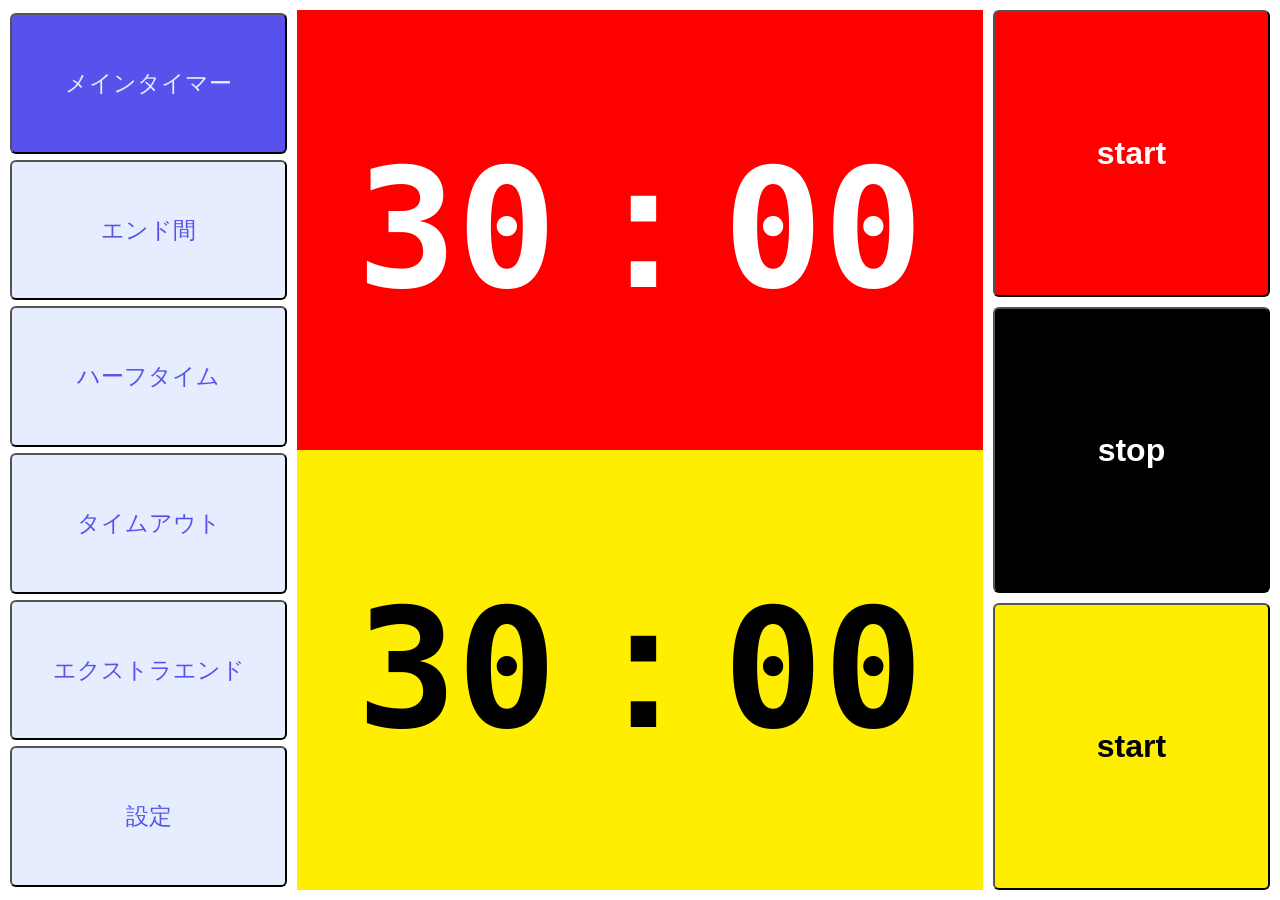
<file: index.html>
<!DOCTYPE html>
<html lang='ja'>
    <head>
        <meta charset="UTF-8">
        <meta name="viewport" content="width=device-width, initial-scale=1.0">
        <title>シンキングタイム_タイマー</title>
        <link href="t_p_style.css" rel="stylesheet">
    </head>

    <body>
        <div class="menu">
            <button onclick="showTab(0), showSwitch(0)" data-pushed="true" class="offTimer" id="onTimer"><span>メインタイマー</span></button>
            <button onclick="showTab(1), showSwitch(1)" data-pushed="false" class="offTimer" id="betweenEnd"><span>エンド間</span></button>
            <button onclick="showTab(2), showSwitch(2)" data-pushed="false" class="offTimer" id="midGameBreak"><span>ハーフタイム</span></button>
            <button onclick="showTab(3), showSwitch(3)" data-pushed="false" class="offTimer" id="timeOut"><span>タイムアウト</span></button>
            <button onclick="showTab(4), showSwitch(4)" data-pushed="false" class="offTimer" id="extraEnd"><span>エクストラエンド</span></button>
            <button onclick="showTab(5), showSwitch(5)" data-pushed="false" class="offTimer" id="settings"><span>設定</span></button>
        </div>

        <div class="tabContent">
            <div class="red_timer" id="redTimer">30：00</div>
            
            <div class="yellow_timer" id="yellowTimer">30：00</div>
        </div>
        
        <div class="tabContent">
            <div class="breakTimer" id="endBreakTimer">01：00</div>
        </div>

        <div class="tabContent">
            <div class="breakTimer" id="midGameTimer">05：00</div>
        </div>

        <div class="tabContent">
            <div class="timeOut" id="timeOutTimer">01：00</div>
        </div>
        
        
        <div class="tabContent">
            <div class="extraRed_timer" id="exRedTimer">04：30</div>
            
            <div class="extraYellow_timer" id="exYellowTimer">04：30</div>
        </div>

        <!-- ここから下作業中 -->
        <!-- <div class="tabContent">
            <div class="setting_timer_V" id="settingTimerV">00：00</div>
        </div> -->
        <!-- ここから上作業中 -->

        <div class="tabContent">
            <div class="timer-box">
                <h2>タイマー設定</h2>
                <div style="font-size: 2rem; margin-bottom: 20px;">
                    <p style="margin: 0 0 10px 0;">タイムアウト トラベルタイム</p>
                    <button type="button" id="travelMinus" style="font-size: 2rem; padding: 5px 20px;">←</button>
                    <span id="travelTimeShow" style="font-size: 3rem; font-weight: bold; margin: 0 20px;">30</span> 秒
                    <button type="button" id="travelPlus" style="font-size: 2rem; padding: 5px 20px;">→</button>
                </div>
            </div>
        </div>

                <!-- ここから下アクションボタン -->
        <div class="actionContent">
            <div class="action">
                <button class="rStart" data-pushed="false" id="rStart">start</button>
                <button class="stop"   data-pushed="false" id="stop">stop</button>
                <button class="yStart" data-pushed="false" id="yStart">start</button>
            </div>    
        </div>

        <div class="actionContent">
            <div class="action">
                <button class="start" data-pushed="false" id="bStart">start</button>
            </div>
        </div>

        <div class="actionContent">
            <div class="action">
                <button class="start" data-pushed="false" id="hStart">start</button>
            </div>
        </div>

        <div class="actionContent">
            <div class="action">
                <button class="start" data-pushed="false" id="tStart">start</button>
            </div>
        </div>

        <div class="actionContent">
            <div class="action">
                <button class="rStart" data-pushed="false" id="exRStart">start</button>
                <button class="stop"   data-pushed="false" id="exStop">stop</button>
                <button class="yStart" data-pushed="false" id="exYStart">start</button>
            </div>    
        </div>

        <div class="actionContent">
            <p style="font-size: 1.5rem; text-align: center; margin: 5px 0; color: #666;">ルールを選択してスタート</p>
            <div class="horizontal-group">
                <button class="E8" data-pushed="false" id="set8">8エンド</button>
                <button class="E10" data-pushed="false" id="set10">10エンド</button>
                <button class="MD" data-pushed="false" id="setMD">MD</button>
            </div> 
        </div>

        <script src="move_c.js"></script>
        
        <!-- ここから上作業中 -->

        

        <script src="move_c.js"></script>
        <script src="mainTimer.js"></script>
        <script src="halfTimer.js"></script>
        <script src="breakTimer.js"></script>
        <script src="extraTimer.js"></script>
        <script src="timeoutTimer.js"></script>
    </body>
</html>
</file>
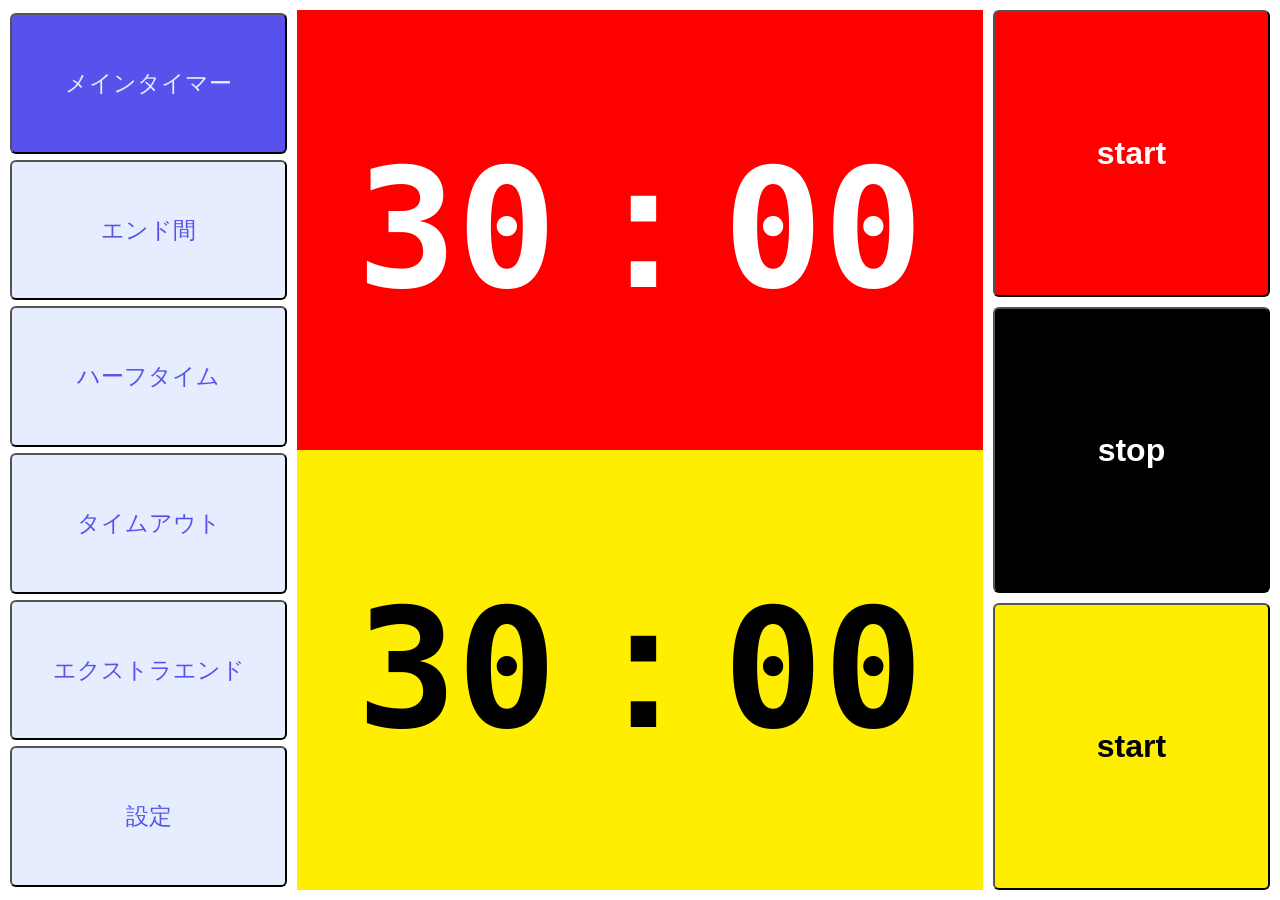
<file: timer_p.html>
<!DOCTYPE html>
<html lang='ja'>
    <head>
        <meta charset="UTF-8">
        <!-- <meta name="viewport" content="width=device-width, initial-scale=1.0"> -->
        <title>シンキングタイム_タイマー</title>
        <link href="t_p_style.css" rel="stylesheet">
    </head>

    <body>
        <div class="menu">
            <button onclick="showTab(0), showSwitch(0)" data-pushed="true" class="offTimer" id="onTimer"><span>メインタイマー</span></button>
            <button onclick="showTab(1), showSwitch(1)" data-pushed="false" class="offTimer" id="betweenEnd"><span>エンド間</span></button>
            <button onclick="showTab(2), showSwitch(2)" data-pushed="false" class="offTimer" id="midGameBreak"><span>ハーフタイム</span></button>
            <button onclick="showTab(3), showSwitch(3)" data-pushed="false" class="offTimer" id="timeOut"><span>タイムアウト</span></button>
            <button onclick="showTab(4), showSwitch(4)" data-pushed="false" class="offTimer" id="extraEnd"><span>エクストラエンド</span></button>
            <button onclick="showTab(5), showSwitch(5)" data-pushed="false" class="offTimer" id="settings"><span>設定</span></button>
        </div>

        <div class="tabContent">
            <div class="red_timer" id="redTimer">30：00</div>
            
            <div class="yellow_timer" id="yellowTimer">30：00</div>
        </div>
        
        <div class="tabContent">
            <div class="breakTimer" id="endBreakTimer">01：00</div>
        </div>

        <div class="tabContent">
            <div class="breakTimer" id="midGameTimer">05：00</div>
        </div>

        <div class="tabContent">
            <div class="timeOut" id="timeOutTimer">01：00</div>
        </div>
        
        
        <div class="tabContent">
            <div class="extraRed_timer" id="exRedTimer">04：30</div>
            
            <div class="extraYellow_timer" id="exYellowTimer">04：30</div>
        </div>

        <!-- ここから下作業中 -->
        <!-- <div class="tabContent">
            <div class="setting_timer_V" id="settingTimerV">00：00</div>
        </div> -->
        <!-- ここから上作業中 -->

        <div class="tabContent">
            <div class="timer-box">
                <h2>タイマー設定</h2>
                <div style="font-size: 2rem; margin-bottom: 20px;">
                    <p style="margin: 0 0 10px 0;">タイムアウト トラベルタイム</p>
                    <button type="button" id="travelMinus" style="font-size: 2rem; padding: 5px 20px;">←</button>
                    <span id="travelTimeShow" style="font-size: 3rem; font-weight: bold; margin: 0 20px;">30</span> 秒
                    <button type="button" id="travelPlus" style="font-size: 2rem; padding: 5px 20px;">→</button>
                </div>
            </div>
        </div>

                <!-- ここから下アクションボタン -->
        <div class="actionContent">
            <div class="action">
                <button class="rStart" data-pushed="false" id="rStart">start</button>
                <button class="stop"   data-pushed="false" id="stop">stop</button>
                <button class="yStart" data-pushed="false" id="yStart">start</button>
            </div>    
        </div>

        <div class="actionContent">
            <div class="action">
                <button class="start" data-pushed="false" id="bStart">start</button>
            </div>
        </div>

        <div class="actionContent">
            <div class="action">
                <button class="start" data-pushed="false" id="hStart">start</button>
            </div>
        </div>

        <div class="actionContent">
            <div class="action">
                <button class="start" data-pushed="false" id="tStart">start</button>
            </div>
        </div>

        <div class="actionContent">
            <div class="action">
                <button class="rStart" data-pushed="false" id="exRStart">start</button>
                <button class="stop"   data-pushed="false" id="exStop">stop</button>
                <button class="yStart" data-pushed="false" id="exYStart">start</button>
            </div>    
        </div>

        <div class="actionContent">
            <p style="font-size: 1.5rem; text-align: center; margin: 5px 0; color: #666;">ルールを選択してスタート</p>
            <div class="horizontal-group">
                <button class="E8" data-pushed="false" id="set8">8エンド</button>
                <button class="E10" data-pushed="false" id="set10">10エンド</button>
                <button class="MD" data-pushed="false" id="setMD">MD</button>
            </div> 
        </div>

        <script src="move_c.js"></script>
        
        <!-- ここから上作業中 -->

        

        <script src="move_c.js"></script>
        <script src="mainTimer.js"></script>
        <script src="halfTimer.js"></script>
        <script src="breakTimer.js"></script>
        <script src="extraTimer.js"></script>
        <script src="timeoutTimer.js"></script>
    </body>
</html>
</file>
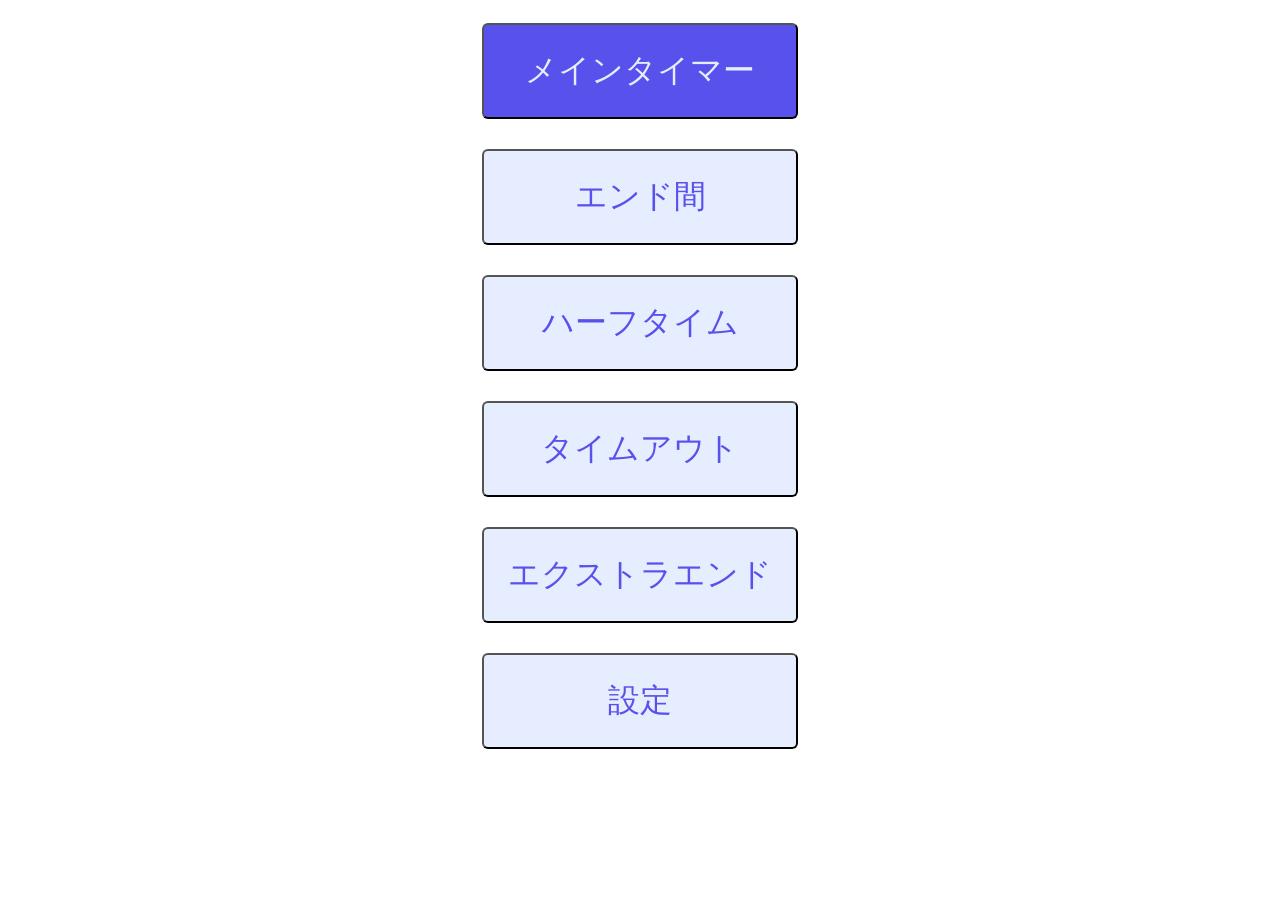
<file: timer/timer_p.html>
<!DOCTYPE html>
<html lang='ja'>
    <head>
        <meta charset="UTF-8">
        <!-- <meta name="viewport" content="width=device-width, initial-scale=1.0"> -->
        <title>シンキングタイム_タイマー</title>
        <link href="t_p_style.css" rel="stylesheet">
    </head>

    <body>
        <div class="menu">
            <button onclick="showTab(0), showSwitch(0)" data-pushed="true" class="offTimer" id="onTimer"><span>メインタイマー</span></button>
            <button onclick="showTab(1), showSwitch(1)" data-pushed="false" class="offTimer" id="betweenEnd"><span>エンド間</span></button>
            <button onclick="showTab(2), showSwitch(2)" data-pushed="false" class="offTimer" id="midGameBreak"><span>ハーフタイム</span></button>
            <button onclick="showTab(3), showSwitch(3)" data-pushed="false" class="offTimer" id="timeOut"><span>タイムアウト</span></button>
            <button onclick="showTab(4), showSwitch(4)" data-pushed="false" class="offTimer" id="extraEnd"><span>エクストラエンド</span></button>
            <button onclick="showTab(5), showSwitch(5)" data-pushed="false" class="offTimer" id="settings"><span>設定</span></button>
        </div>

        <div class="tabContent">
            <div class="red_timer" id="redTimer">30：00</div>
            
            <div class="yellow_timer" id="yellowTimer">30：00</div>
        </div>
        
        <div class="tabContent">
            <div class="breakTimer" id="endBreakTimer">01：00</div>
        </div>

        <div class="tabContent">
            <div class="breakTimer" id="midGameTimer">05：00</div>
        </div>

        <div class="tabContent">
            <div class="timeOut" id="timeOutTimer">01：00</div>
        </div>
        
        
        <div class="tabContent">
            <div class="extraRed_timer" id="exRedTimer">04：30</div>
            
            <div class="extraYellow_timer" id="exYellowTimer">04：30</div>
        </div>

        <!-- ここから下作業中 -->
        <!-- <div class="tabContent">
            <div class="setting_timer_V" id="settingTimerV">00：00</div>
        </div> -->
        <!-- ここから上作業中 -->

        <div class="tabContent">
            <div class="timer-box">
                <h2>タイマー設定</h2>
                <div style="font-size: 2rem; margin-bottom: 20px;">
                    <p style="margin: 0 0 10px 0;">タイムアウト トラベルタイム</p>
                    <button type="button" id="travelMinus" style="font-size: 2rem; padding: 5px 20px;">←</button>
                    <span id="travelTimeShow" style="font-size: 3rem; font-weight: bold; margin: 0 20px;">30</span> 秒
                    <button type="button" id="travelPlus" style="font-size: 2rem; padding: 5px 20px;">→</button>
                </div>
            </div>
        </div>

                <!-- ここから下アクションボタン -->
        <div class="actionContent">
            <div class="action">
                <button class="rStart" data-pushed="false" id="rStart">start</button>
                <button class="stop"   data-pushed="false" id="stop">stop</button>
                <button class="yStart" data-pushed="false" id="yStart">start</button>
            </div>    
        </div>

        <div class="actionContent">
            <div class="action">
                <button class="start" data-pushed="false" id="bStart">start</button>
            </div>
        </div>

        <div class="actionContent">
            <div class="action">
                <button class="start" data-pushed="false" id="hStart">start</button>
            </div>
        </div>

        <div class="actionContent">
            <div class="action">
                <button class="start" data-pushed="false" id="tStart">start</button>
            </div>
        </div>

        <div class="actionContent">
            <div class="action">
                <button class="rStart" data-pushed="false" id="exRStart">start</button>
                <button class="stop"   data-pushed="false" id="exStop">stop</button>
                <button class="yStart" data-pushed="false" id="exYStart">start</button>
            </div>    
        </div>

        <div class="actionContent">
            <p style="font-size: 1.5rem; text-align: center; margin: 5px 0; color: #666;">ルールを選択してスタート</p>
            <div class="horizontal-group">
                <button class="E8" data-pushed="false" id="set8">8エンド</button>
                <button class="E10" data-pushed="false" id="set10">10エンド</button>
                <button class="MD" data-pushed="false" id="setMD">MD</button>
            </div> 
        </div>

        <script src="move_c.js"></script>
        
        <!-- ここから上作業中 -->

        

        <script src="move_c.js"></script>
        <script src="mainTimer.js"></script>
        <script src="halfTimer.js"></script>
        <script src="breakTimer.js"></script>
        <script src="extraTimer.js"></script>
        <script src="timeoutTimer.js"></script>
    </body>
</html>
        
        <div class="tabContent">
            <div class="extraRed_timer" id="exRedTimer">04：30</div>
            
            <div class="extraYellow_timer" id="exYellowTimer">04：30</div>
        </div>
        
                <!-- ここから下アクションボタン -->
        <div class="actionContent">
            <div class="action">
                <button class="rStart" data-pushed="false" id="rStart">start</button>
                <button class="stop"   data-pushed="false" id="stop">stop</button>
                <button class="yStart" data-pushed="false" id="yStart">start</button>
            </div>    
        </div>

        <div class="actionContent">
            <div class="action">
                <button class="start" data-pushed="false" id="bStart">start</button>
            </div>
        </div>

        <div class="actionContent">
            <div class="action">
                <button class="start" data-pushed="false" id="hStart">start</button>
            </div>
        </div>

        <div class="actionContent">
            <div class="action">
                <button class="start" data-pushed="false" id="tStart">start</button>
            </div>
        </div>

        <div class="actionContent">
            <div class="action">
                <button class="rStart" data-pushed="false" id="exRStart">start</button>
                <button class="stop"   data-pushed="false" id="exStop">stop</button>
                <button class="yStart" data-pushed="false" id="exYStart">start</button>
            </div>    
        </div>

        <script src="move_c.js"></script>
        <script src="mainTimer.js"></script>
        <script src="halfTimer.js"></script>
        <script src="breakTimer.js"></script>
        <script src="extraTimer.js"></script>
        <script src="timeoutTimer.js"></script>
    </body>
</html>
</file>
<file: t_p_style.css>
/* --- 画面全体のベース設定 --- */
html, body {
  height: 100%;
  margin: 0;
  padding: 0;
  overflow: hidden; /* スクロールバーを出さない */
}

body {
  display: flex;
  justify-content: space-between;
  align-items: stretch;
  padding: 10px;
  box-sizing: border-box;
  gap: 10px;
}

button {
  border-radius: 6px;
  cursor: pointer;
}

/* --- 左側：メニューエリア --- */
.menu {
  display: flex;
  flex-direction: column;
  justify-content: space-between;
  width: 22%;
  height: 100%;
}

.menu button {
  flex: 1;
  margin: 3px 0;
  font-size: clamp(0.9rem, 1.8vw, 1.6rem);
  display: flex;
  align-items: center;
  justify-content: center;
  padding: 0 5px;
}

.offTimer[data-pushed="true"] {
  background-color: hsl(243, 80%, 62%);
  color: hsl(222, 100%, 95%);
}

.offTimer[data-pushed="false"] {
  background-color: hsl(222, 100%, 95%);
  color: hsl(243, 80%, 62%);
}

/* --- 中央：タイマー表示エリア --- */
.tabContent {
  flex: 1;
  display: none;
  flex-direction: column;
  justify-content: center;
  align-items: center;
  height: 100%;
  white-space: nowrap;
}

.tabContent.active {
  display: flex;
}

/* タイマーの数字サイズ　*/
.red_timer, .yellow_timer,
.extraRed_timer, .extraYellow_timer,
.breakTimer, .timeOut {
  width: 100%;
  flex: 1;
  display: flex;
  justify-content: center;
  align-items: center;
  /* 最小 5rem 〜 最大 15vw（または 14rem）まで限界突破拡大 */
  font-size: clamp(5rem, 13vw, 14rem); 
  font-family: monospace;
  font-weight: bold; /* 数字を太字にしてさらに存在感をアップ */
  line-height: 1;   /* 上下の無駄な余白をカットして文字を大きくする */
}

.red_timer { background-color: red; color: white; }
.yellow_timer { background-color: rgb(255, 238, 0); color: black; }
.extraRed_timer { background-color: red; color: white; }
.extraYellow_timer { background-color: rgb(255, 238, 0); color: black; }

/* エンド間・ハーフタイムの深緑 × 白文字 */
.tabContent .breakTimer {
  background-color: #0d5c3a;
  color: #ffffff;
  transition: background-color 0.3s ease, color 0.3s ease;
}

/* スルータイム（10秒）の白背景 × 黒文字 */
.tabContent .breakTimer.through-phase {
  background-color: #ffffff;
  color: #000000;
  border: 2px solid #0d5c3a;
  box-sizing: border-box;
}

/* 非アクティブ時の灰色指定 */
.tabContent .red_timer.inactive-timer,
.tabContent .yellow_timer.inactive-timer,
.tabContent .extraRed_timer.inactive-timer,
.tabContent .extraYellow_timer.inactive-timer {
  background-color: #7f8c8d !important;
  color: #bdc3c7 !important;
}

/* --- 右側：アクションボタンエリア共通 --- */
.actionContent {
  display: none;
  width: 22%;
  height: 100%;
}

/* 表示中のアクションコンテンツ */
.actionContent.sActive {
  display: block; /* flex から block に戻して内部の .action に任せる */
  height: 100%;
}

/* メインタイマーやエクストラタイマーの「start / stop」を縦に大きく伸ばす */
.action {
  display: flex;
  flex-direction: column;
  justify-content: space-between;
  height: 100%;
  gap: 10px;
}

.action button {
  flex: 1; /* 縦いっぱいに広げる */
  width: 100%;
  font-size: clamp(1.5rem, 2.5vw, 2.5rem);
  font-weight: bold;
}

/* 赤・黒・黄ボタンの色設定 */
.rStart[data-pushed="false"] { background-color: red; color: white; }
.rStart[data-pushed="true"] { background-color: white; color: red; }
.stop[data-pushed="false"] { background-color: black; color: white; }
.stop[data-pushed="true"] { background-color: white; color: black; }
.yStart[data-pushed="false"] { background-color: rgb(255, 238, 0); }
.yStart[data-pushed="true"] { background-color: black; color: yellow; }

/* 単体ボタン（エンド間・ハーフタイム・タイムアウト用） */
.start {
  background-color: #3182ce;
  color: white;
}


/* --- 設定画面専用：ルール選択アクションエリア --- */
/* 設定タブが開いている時だけ縦中央寄せにする */
.actionContent:has(.horizontal-group).sActive {
  display: flex;
  flex-direction: column;
  justify-content: center;
}

.actionContent p {
  font-size: clamp(1rem, 1.5vw, 1.4rem);
  font-weight: bold;
  text-align: center;
  margin: 0 0 15px 0;
  color: #4a5568;
}

.horizontal-group {
  display: flex;
  flex-direction: column; /* 8エンド・10エンド・MDを縦並びにする */
  gap: 12px;
  width: 100%;
}

.horizontal-group button {
  width: 100%;
  height: clamp(50px, 12vh, 80px); /* ほどよい高さを保つ */
  padding: 10px;
  background-color: #ffffff;
  color: #3182ce;
  border: 2px solid #3182ce;
  border-radius: 8px;
  font-size: clamp(1.2rem, 2vw, 1.8rem);
  font-weight: bold;
  white-space: nowrap;
  cursor: pointer;
  box-shadow: 0 2px 4px rgba(0, 0, 0, 0.05);
  transition: all 0.2s ease;
}

.horizontal-group button:hover {
  background-color: #ebf8ff;
  transform: translateY(-2px);
}

.horizontal-group button:active {
  background-color: #3182ce;
  color: #ffffff;
  transform: translateY(0);
}

.rStart[data-pushed="false"] { background-color: red; color: white; }
.rStart[data-pushed="true"] { background-color: white; color: red; }
.stop[data-pushed="false"] { background-color: black; color: white; }
.stop[data-pushed="true"] { background-color: white; color: black; }
.yStart[data-pushed="false"] { background-color: rgb(255, 238, 0); }
.yStart[data-pushed="true"] { background-color: black; color: yellow; }

/* 設定画面のスタイル調整 */
.timer-box {
  display: flex;
  flex-direction: column;
  justify-content: center;
  align-items: center;
  height: 100%;
}

.timer-box h2 {
  font-size: clamp(1.5rem, 3vw, 2.5rem);
  margin-bottom: 10px;
}

.timer-box p {
  font-size: clamp(1rem, 2vw, 1.8rem);
}
</file>
<file: timer/t_p_style.css>
.tabContent{
  display:none;
  /* display:hide; */
}

.active{
  display: block;
}

.actionContent{
  display:none;
}

.sActive{
  display: block;
}

body {
  display: flex;
  justify-content: space-evenly;
  /* background-color: aqua; */
}

button{
  border-radius: 6px;
}
  
/* .onTimer { */
  /* content: ''; */
  /* position: absolute;
  top: 50%;
  left: 50%;
  width: 105%;
  height: 140px;
  border-radius: 50%;
  transform: translate3d(-50%,-50%,0) scale3d(0,0,0);
  transition: opacity .4s cubic-bezier(.19,1,.22,1),transform .75s cubic-bezier(.19,1,.22,1); */
  /* background-color: hsl(243, 80%, 62%);
  color: hsl(222, 100%, 95%); */
  /* opacity: 0; */
/* } */


.offTimer[data-pushed="true"] {
  background-color: hsl(243, 80%, 62%);
  color: hsl(222, 100%, 95%);
}


.onTimer span {
  z-index: 1;
  position: relative;
}


/* ボタンアニメーション処理
.onTimer:active span {
  color: hsl(222, 100%, 95%);
}

.onTimer:active::before {
  opacity: 1;
  transition-duration: .85s;
  transform: translate3d(-50%,-50%,0) scale3d(1.2,1.2,1.2);
} */

.offTimer[data-pushed="false"] {
  padding: 12px 24px;
  background-color: hsl(222, 100%, 95%);
  color: hsl(243, 80%, 62%);
  position: relative;
  border-radius: 6px;
  overflow: hidden;
  z-index: 1;
}

/* .offTimer {
  padding: 12px 24px;
  background-color: hsl(222, 100%, 95%);
  color: hsl(243, 80%, 62%);
  position: relative;
  border-radius: 6px;
  overflow: hidden;
  z-index: 1;
} */

/* .betweenEnd{
  background-color: orange;
}

.timeOut{
  background-color: green;
} */

.menu{
  
  display: flex;
  flex-flow: column;
  justify-content: space-evenly;
  /* background-color: aqua; */
  /* margin-bottom: 40px; */
}

.menu button{
  font-size: 2rem;
  width: auto;
  height: 6rem;
  padding: 0 10px;
  margin: 15px 0;
}

/* これが縦に並べてる */
.action{
  display: flex;
  flex-flow: column;
  justify-content: space-evenly;
}

/* 横並びにしたいボタングループ */
.horizontal-group button{
  font-size: 2rem;
  height: 6rem;
  padding: 0 10px;
  flex: 1;
}

/* 大きさを変えてる */
.action button{
  font-size: 3rem;
  width: auto;
  height: 9rem;
  padding: 0 10px;
  /* width: 30vw;
  height: 30vw; */
}

.start{
  font-size: 3rem;
  width: auto;
  height: 9rem;
  padding: 0 10px;
}

.reset{
  font-size: 3rem;
  width: auto;
  height: 9rem;
  padding: 0 10px;
}

.rStart[data-pushed="false"]{
  background-color: red;
  color:white;
}

.rStart[data-pushed="true"]{
  background-color: white;
  color:red;
}

.stop[data-pushed="false"]{
  background-color: black;
  color:white;
}

.stop[data-pushed="true"]{
  background-color: white;
  color:black;
}

.yStart[data-pushed="false"]{
  background-color: rgb(255, 238, 0);
}

.yStart[data-pushed="true"]{
  background-color: black;
  color: yellow;
}

.tabContent{
  font-size: 12rem;
}

.red_timer{
  text-align: center;
  color: white;
  background-color: red;
}

.yellow_timer{
  text-align: center;
  color:black;
  background-color: rgb(255, 238, 0);
}

.extraRed_timer{
  text-align: center;
  color: white;
  background-color: red;
}

.extraYellow_timer{
  text-align: center;
  color:black;
  background-color: rgb(255, 238, 0);
}

/* --- t_p_style.css の末尾に追加 --- */

/* 設定画面の中の文字サイズを適切な大きさにリセットする */
.timer-box h2 {
  font-size: 3rem; /* 「タイマー設定」のタイトルの大きさ */
  margin-top: 0;
  margin-bottom: 20px;
  text-align: center;
}

.timer-box p {
  font-size: 2rem; /* 「タイムアウト トラベルタイム」の文字の大きさ */
  color: #333;
}

/* ついでに← 30 秒 →のエリア全体のバランスを整える */
.timer-box div {
  text-align: center;
  background-color: #f8f9fa;
  padding: 20px;
  border-radius: 8px;
  border: 1px solid #ddd;
}

/* --- t_p_style.css の末尾（修正・追記） --- */

/* メインタイマーとエクストラエンド、両方の非アクティブ（灰色）スタイル */
.tabContent .red_timer.inactive-timer,
.tabContent .yellow_timer.inactive-timer,
.tabContent .extraRed_timer.inactive-timer,
.tabContent .extraYellow_timer.inactive-timer {
  background-color: #7f8c8d !important; /* 落ち着いた灰色 */
  color: #bdc3c7 !important;            /* 文字色も少し薄く */
}

/* --- エンド間タイマーの基本スタイル（深緑背景 × 白文字） --- */
.tabContent .breakTimer {
  background-color: #0d5c3a; /* 深緑色 */
  color: #ffffff;            /* 白文字 */
  text-align: center;
  transition: background-color 0.3s ease, color 0.3s ease;
}

/* --- スルータイム（10秒）動作中のスタイル（白背景 × 黒文字） --- */
.tabContent .breakTimer.through-phase {
  background-color: #ffffff; /* 白背景 */
  color: #000000;            /* 黒文字 */
  border: 2px solid #0d5c3a; /* クッキリさせる枠線（お好みで調整OK） */
}
</file>
